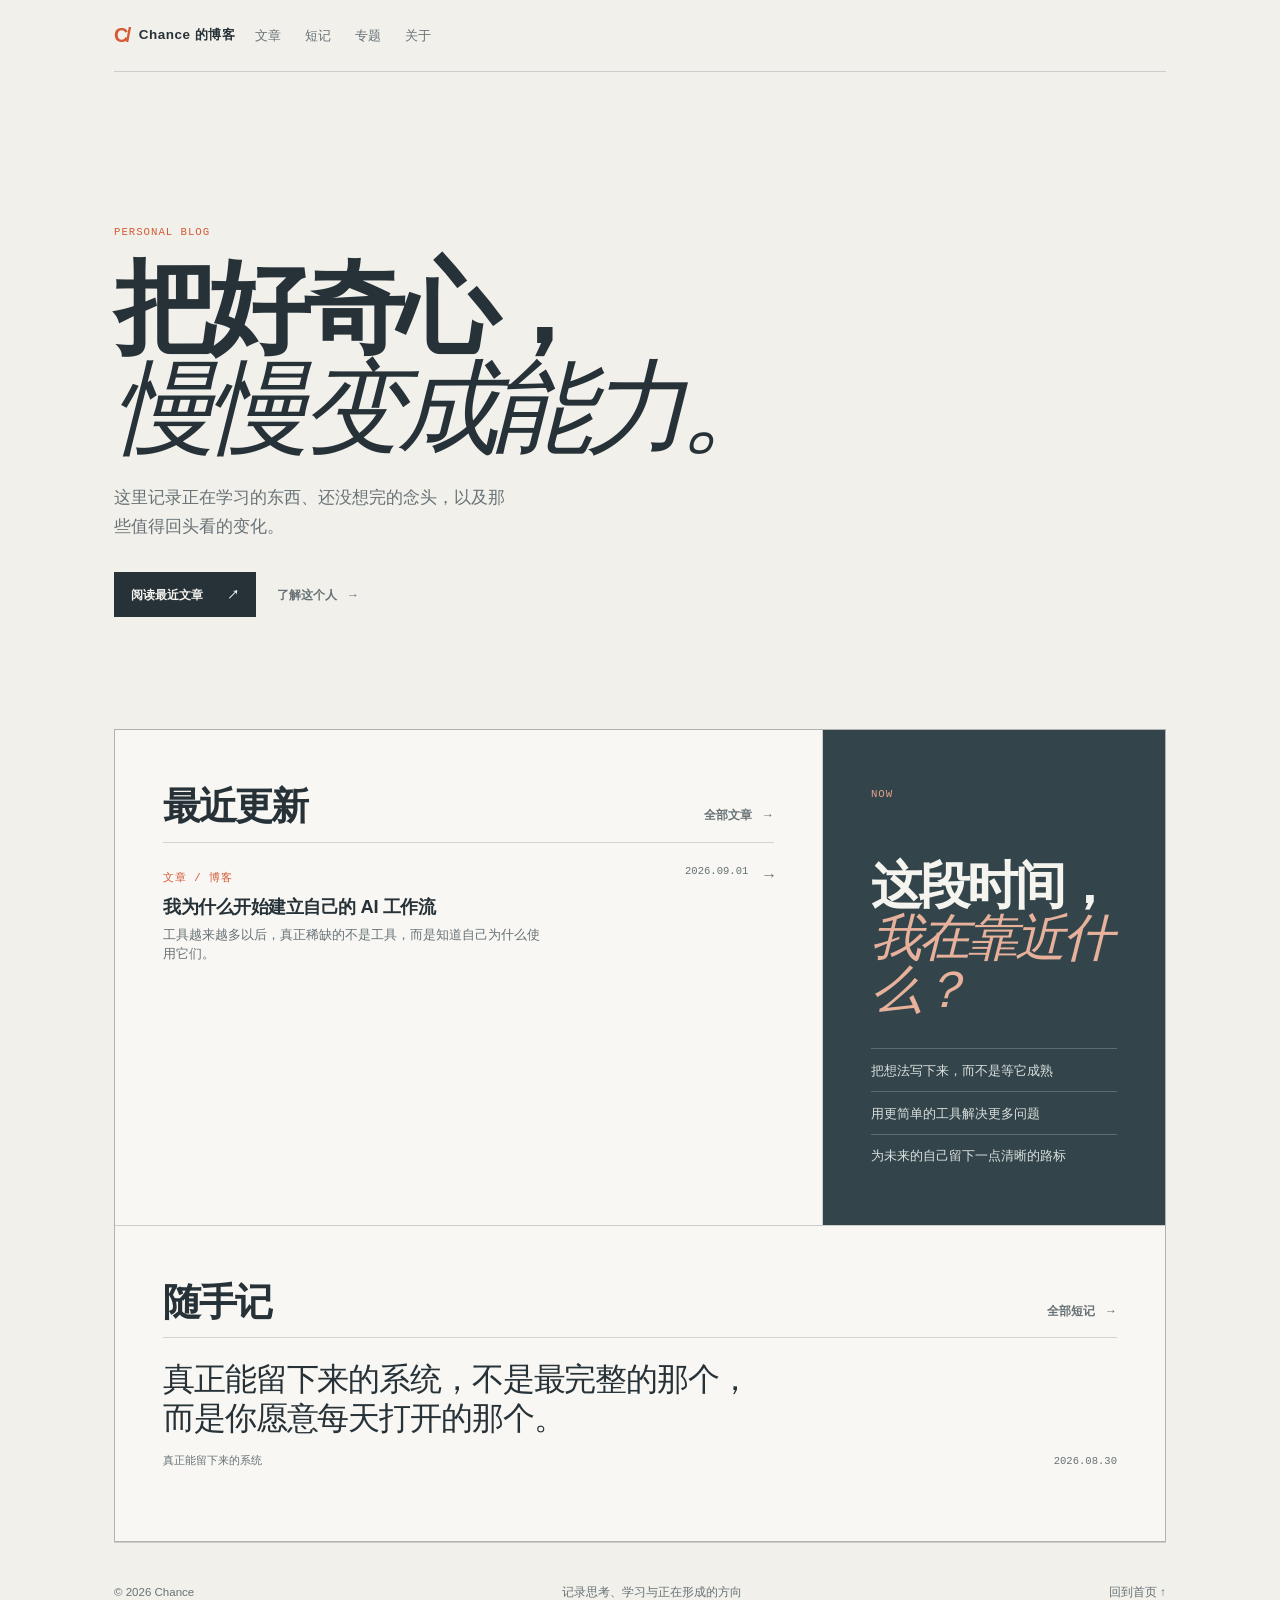
<file: index.html>
<!doctype html><html lang="zh-CN"><head><meta charset="UTF-8"><meta name="viewport" content="width=device-width, initial-scale=1"><meta name="description" content="Chance 的个人博客，记录思考、学习与正在形成的方向。"><title>Chance · Blog</title><link rel="stylesheet" href="./style.css"></head><body data-page="home"><div class="site-shell"><header class="site-header"><a class="wordmark" href="./index.html" aria-label="Chance 首页"><span class="wordmark-mark">C/</span><span>Chance 的博客</span></a><nav class="primary-nav" aria-label="主导航"><a href="./articles.html">文章</a><a href="./notes.html">短记</a><a href="./topics.html">专题</a><a href="./about.html">关于</a></nav><button class="menu-toggle" type="button" aria-expanded="false" aria-controls="mobile-menu">菜单</button></header><div class="mobile-menu" id="mobile-menu" hidden><a href="./articles.html">文章</a><a href="./notes.html">短记</a><a href="./topics.html">专题</a><a href="./about.html">关于</a></div><main id="main"><section class="home-intro" aria-labelledby="home-title"><p class="eyebrow">PERSONAL BLOG</p><h1 id="home-title">把好奇心，<br><em>慢慢变成能力。</em></h1><p class="intro-copy">这里记录正在学习的东西、还没想完的念头，以及那些值得回头看的变化。</p><div class="intro-actions"><a class="button button-primary" href="./articles.html">阅读最近文章 <span>↗</span></a><a class="text-link" href="./about.html">了解这个人 <span>→</span></a></div></section><section class="home-grid" aria-label="博客概览"><div class="home-block home-block-wide"><div class="section-heading"><div><h2>最近更新</h2></div><a class="text-link" href="./articles.html">全部文章 <span>→</span></a></div><div id="latest-articles" class="article-list"></div></div><aside class="home-block now-card"><p class="section-kicker">NOW</p><h2>这段时间，<br><em>我在靠近什么？</em></h2><ul class="now-list"><li>把想法写下来，而不是等它成熟</li><li>用更简单的工具解决更多问题</li><li>为未来的自己留下一点清晰的路标</li></ul></aside><div class="home-block home-block-wide note-preview"><div class="section-heading"><div><h2>随手记</h2></div><a class="text-link" href="./notes.html">全部短记 <span>→</span></a></div><div id="latest-note"></div></div></section></main><footer class="site-footer"><span>© 2026 Chance</span><span>记录思考、学习与正在形成的方向</span><a href="./index.html">回到首页 ↑</a></footer></div><script src="./content.js"></script><script src="./app.js"></script></body></html>
</file>
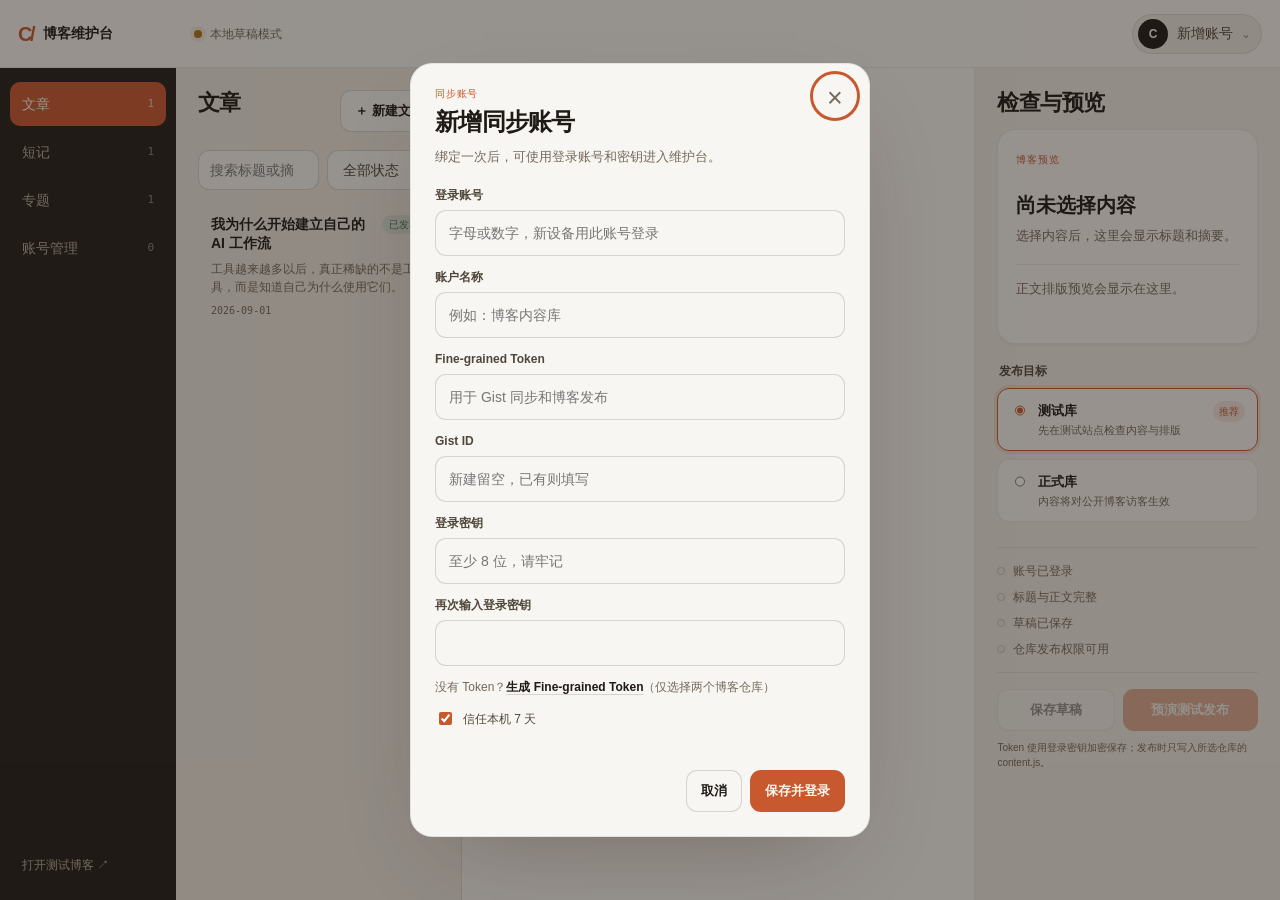
<file: admin/index.html>
<!doctype html>
<html lang="zh-CN">
<head><meta charset="UTF-8"><meta name="viewport" content="width=device-width, initial-scale=1"><meta name="description" content="Chance 博客内容维护台"><meta name="referrer" content="no-referrer"><meta http-equiv="Content-Security-Policy" content="default-src 'self'; connect-src 'self' https://api.github.com; img-src 'self' data: https:; style-src 'self'; script-src 'self'; base-uri 'none'; form-action 'self'; frame-ancestors 'none'"><title>Chance · 博客维护台</title><link rel="stylesheet" href="./admin.css"></head>
<body><a class="skip-link" href="#workspace">跳到编辑区</a><div class="app-shell">
<header class="topbar"><div class="brand"><span class="brand-mark">C/</span><span>博客维护台</span></div><div class="environment"><span class="status-dot"></span><span id="connectionLabel">本地草稿模式</span></div><button class="account-trigger" id="accountTrigger" type="button"><span class="account-avatar">C</span><span id="accountTriggerLabel">选择账号</span><span aria-hidden="true">⌄</span></button></header>
<aside class="sidebar" aria-label="维护台导航"><button class="nav-item is-active" type="button" data-view="articles"><span>文章</span><strong id="articleCount">0</strong></button><button class="nav-item" type="button" data-view="notes"><span>短记</span><strong id="noteCount">0</strong></button><button class="nav-item" type="button" data-view="topics"><span>专题</span><strong id="topicCount">0</strong></button><button class="nav-item" type="button" data-view="accounts"><span>账号管理</span><strong id="accountCount">0</strong></button><div class="sidebar-spacer"></div><a class="sidebar-link" href="../index.html" target="_blank" rel="noreferrer">打开测试博客 ↗</a></aside>
<main class="workspace" id="workspace"><section class="content-panel" aria-labelledby="contentTitle"><div class="panel-header"><div><h1 id="contentTitle">文章</h1></div><button class="button button-secondary" id="newContentButton" type="button">＋ 新建文章</button></div><div class="filter-row"><label class="search-field"><span class="sr-only">搜索内容</span><input id="searchInput" type="search" placeholder="搜索标题或摘要"></label><select id="statusFilter" aria-label="按状态筛选"><option value="all">全部状态</option><option value="draft">草稿</option><option value="published">已发布</option></select></div><div class="content-list" id="contentList"></div></section>
<section class="editor-panel" aria-labelledby="editorTitle"><div class="editor-empty" id="editorEmpty"><div class="empty-symbol">✎</div><h2>选择一项内容开始编辑</h2><p>你也可以新建文章、短记或专题。</p></div><form id="editorForm" hidden><div class="editor-header"><div><h2 id="editorTitle">未命名内容</h2></div><span class="save-state" id="saveState">尚未修改</span></div><label class="field"><span>标题</span><input id="titleInput" name="title" autocomplete="off" required></label><label class="field"><span>摘要</span><textarea id="summaryInput" name="summary" rows="3"></textarea></label><label class="field"><span>正文</span><div class="markdown-tools" aria-label="正文编辑工具"><button class="button button-secondary markdown-insert" type="button" data-markdown="heading">标题</button><button class="button button-secondary markdown-insert" type="button" data-markdown="link">链接</button><button class="button button-secondary markdown-insert" type="button" data-markdown="image">插入图片链接</button><button class="button button-secondary" id="uploadImageButton" type="button">上传图片</button></div><textarea id="bodyInput" name="body" rows="14" placeholder="可直接粘贴 Markdown；右侧会实时显示排版效果"></textarea><small class="markdown-help">支持标题、列表、加粗、代码块、表格、链接和图片。上传图片会写入当前选择的测试库或正式库；发布到另一个目标前，需要在该目标中也上传一次。</small><input id="markdownImageInput" type="file" accept="image/png,image/jpeg,image/webp,image/gif" hidden></label><div class="field-grid"><label class="field"><span>发布日期</span><input id="dateInput" name="date" type="date"></label><label class="field"><span>内容状态</span><select id="contentStatusInput" name="status"><option value="draft">草稿</option><option value="published">已发布</option></select></label></div></form><section class="account-detail" id="accountDetail" aria-labelledby="accountDetailTitle" hidden><div class="account-detail-head"><div class="account-detail-avatar" id="accountDetailAvatar">C</div><div><p class="modal-kicker">个人账号</p><h2 id="accountDetailTitle">账号详情</h2><p id="accountDetailState">未登录</p></div></div><dl class="account-info"><div><dt>登录账号</dt><dd id="detailLoginName">—</dd></div><div><dt>账户名称</dt><dd id="detailProfileName">—</dd></div><div class="account-info-wide"><dt>Gist ID</dt><dd><code id="detailGistId">—</code></dd></div><div><dt>Fine-grained Token</dt><dd>已加密保存，不显示明文</dd></div><div><dt>绑定时间</dt><dd id="detailCreatedAt">—</dd></div><div><dt>本机信任</dt><dd id="detailTrustedUntil">未开启</dd></div></dl><div class="account-detail-actions"><button class="button button-secondary" id="updateCredentialButton" type="button">更新发布凭据</button><button class="button button-secondary" id="copyGistIdButton" type="button">复制 Gist ID</button><a class="button button-secondary" id="openGistLink" href="https://gist.github.com/" target="_blank" rel="noreferrer">打开 Gist ↗</a><button class="button button-primary" id="accountLoginButton" type="button">登录此账号</button><button class="button button-primary" id="syncAccountButton" type="button" hidden>立即同步</button><button class="button button-quiet" id="logoutAccountButton" type="button" hidden>退出登录</button></div><p class="account-security-note">Gist ID 可以查看和复制；GitHub Token 与登录密钥不会在此页面显示。</p></section></section>
<aside class="publish-panel" aria-labelledby="publishTitle"><div class="panel-header compact"><div><h2 id="publishTitle">检查与预览</h2></div></div><div class="preview-card"><span class="preview-label">博客预览</span><h3 id="previewTitle">尚未选择内容</h3><p id="previewSummary">选择内容后，这里会显示标题和摘要。</p><div class="preview-markdown markdown-content" id="previewBody"><p>正文排版预览会显示在这里。</p></div><time id="previewDate"></time></div><fieldset class="target-fieldset"><legend>发布目标</legend><label class="target-option is-selected"><input type="radio" name="publishTarget" value="test" checked><span><strong>测试库</strong><small>先在测试站点检查内容与排版</small></span><em>推荐</em></label><label class="target-option target-production"><input type="radio" name="publishTarget" value="production"><span><strong>正式库</strong><small>内容将对公开博客访客生效</small></span></label></fieldset><div class="checklist" id="publishChecklist"><div><span class="check-dot"></span>账号已登录</div><div><span class="check-dot"></span>标题与正文完整</div><div><span class="check-dot"></span>草稿已保存</div><div><span class="check-dot"></span>仓库发布权限可用</div></div><div class="publish-actions"><button class="button button-secondary" id="saveDraftButton" type="button" disabled>保存草稿</button><button class="button button-primary" id="publishButton" type="button" disabled>发布到测试库</button></div><p class="security-note">Token 使用登录密钥加密保存；发布时只写入所选仓库的 content.js。</p></aside></main></div>
<div class="modal-backdrop" id="accountModal" hidden><section class="modal" role="dialog" aria-modal="true" aria-labelledby="accountModalTitle"><button class="modal-close" id="closeAccountModal" type="button" aria-label="关闭">×</button><p class="modal-kicker">同步账号</p><h2 id="accountModalTitle">新增同步账号</h2><p class="modal-intro">绑定一次后，可使用登录账号和密钥进入维护台。</p><form id="accountForm"><label class="field"><span>登录账号</span><input id="loginNameInput" autocomplete="username" placeholder="字母或数字，新设备用此账号登录" required></label><label class="field"><span>账户名称</span><input id="profileNameInput" placeholder="例如：博客内容库" required></label><label class="field"><span>Fine-grained Token</span><input id="gistTokenInput" type="password" autocomplete="off" placeholder="用于 Gist 同步和博客发布" required></label><label class="field"><span>Gist ID</span><input id="gistIdInput" autocomplete="off" placeholder="新建留空，已有则填写"></label><label class="field"><span>登录密钥</span><input id="passcodeInput" type="password" autocomplete="new-password" minlength="8" placeholder="至少 8 位，请牢记" required></label><label class="field"><span>再次输入登录密钥</span><input id="passcodeConfirmInput" type="password" autocomplete="new-password" minlength="8" required></label><p class="token-help">没有 Token？<a href="https://github.com/settings/personal-access-tokens/new?name=myBlog%20Admin&amp;description=Gist%20sync%20and%20publish%20myBlog&amp;contents=write&amp;gists=write" target="_blank" rel="noreferrer">生成 Fine-grained Token</a><span>（仅选择两个博客仓库）</span></p><label class="trust-row"><input id="trustDeviceInput" type="checkbox" checked><span>信任本机 7 天</span></label><div class="form-error" id="accountFormError" role="alert"></div><div class="modal-actions"><button class="button button-secondary" id="cancelAccountButton" type="button">取消</button><button class="button button-primary" type="submit">保存并登录</button></div></form></section></div>
<div class="modal-backdrop" id="loginModal" hidden><section class="modal modal-small" role="dialog" aria-modal="true" aria-labelledby="loginModalTitle"><button class="modal-close" id="closeLoginModal" type="button" aria-label="关闭">×</button><h2 id="loginModalTitle">登录维护台</h2><p class="modal-intro">选择已绑定账号并输入登录密钥。</p><form id="loginForm"><label class="field"><span>登录账号</span><select id="loginProfileSelect"></select></label><label class="field"><span>登录密钥</span><input id="loginPasscodeInput" type="password" autocomplete="current-password" required></label><label class="trust-row"><input id="loginTrustDeviceInput" type="checkbox" checked><span>信任本机 7 天</span></label><div class="form-error" id="loginFormError" role="alert"></div><div class="modal-actions"><button class="button button-secondary" id="addAccountFromLogin" type="button">新增账号</button><button class="button button-primary" type="submit">登录</button></div></form></section></div><div class="modal-backdrop" id="credentialModal" hidden><section class="modal modal-small" role="dialog" aria-modal="true" aria-labelledby="credentialModalTitle"><button class="modal-close" id="closeCredentialModal" type="button" aria-label="关闭">×</button><p class="modal-kicker">仓库权限</p><h2 id="credentialModalTitle">更新发布凭据</h2><p class="modal-intro">使用只授权 myBlog-test 与 myBlog-prod 的 Fine-grained Token。保存前会验证两个仓库的写入权限。</p><form id="credentialForm"><label class="field"><span>Fine-grained Token</span><input id="publishTokenInput" type="password" autocomplete="off" placeholder="github_pat_ 开头" required></label><p class="token-help"><a href="https://github.com/settings/personal-access-tokens/new?name=myBlog%20Admin&amp;description=Gist%20sync%20and%20publish%20myBlog&amp;contents=write&amp;gists=write" target="_blank" rel="noreferrer">创建限定权限的 Token ↗</a><span> 创建时仅选择两个博客仓库。</span></p><div class="form-error" id="credentialFormError" role="alert"></div><div class="modal-actions"><button class="button button-secondary" id="cancelCredentialButton" type="button">取消</button><button class="button button-primary" type="submit">验证并保存</button></div></form></section></div><div class="modal-backdrop" id="publishModal" hidden><section class="modal modal-small" role="dialog" aria-modal="true" aria-labelledby="publishModalTitle"><button class="modal-close" id="closePublishModal" type="button" aria-label="关闭">×</button><h2 id="publishModalTitle">确认发布</h2><p id="publishConfirmCopy" class="modal-intro"></p><div class="publish-summary"><span>目标仓库</span><strong id="confirmRepository"></strong><span>内容</span><strong id="confirmContentTitle"></strong></div><label class="field" id="productionConfirmField" hidden><span>输入“正式发布”确认</span><input id="productionConfirmInput" autocomplete="off"></label><div class="form-error" id="publishFormError" role="alert"></div><div class="modal-actions"><button class="button button-secondary" id="cancelPublishButton" type="button">返回检查</button><button class="button button-danger" id="confirmPublishButton" type="button">确认发布</button></div></section></div><div class="toast" id="toast" role="status" aria-live="polite"></div><script src="./admin.js"></script></body></html>
</file>
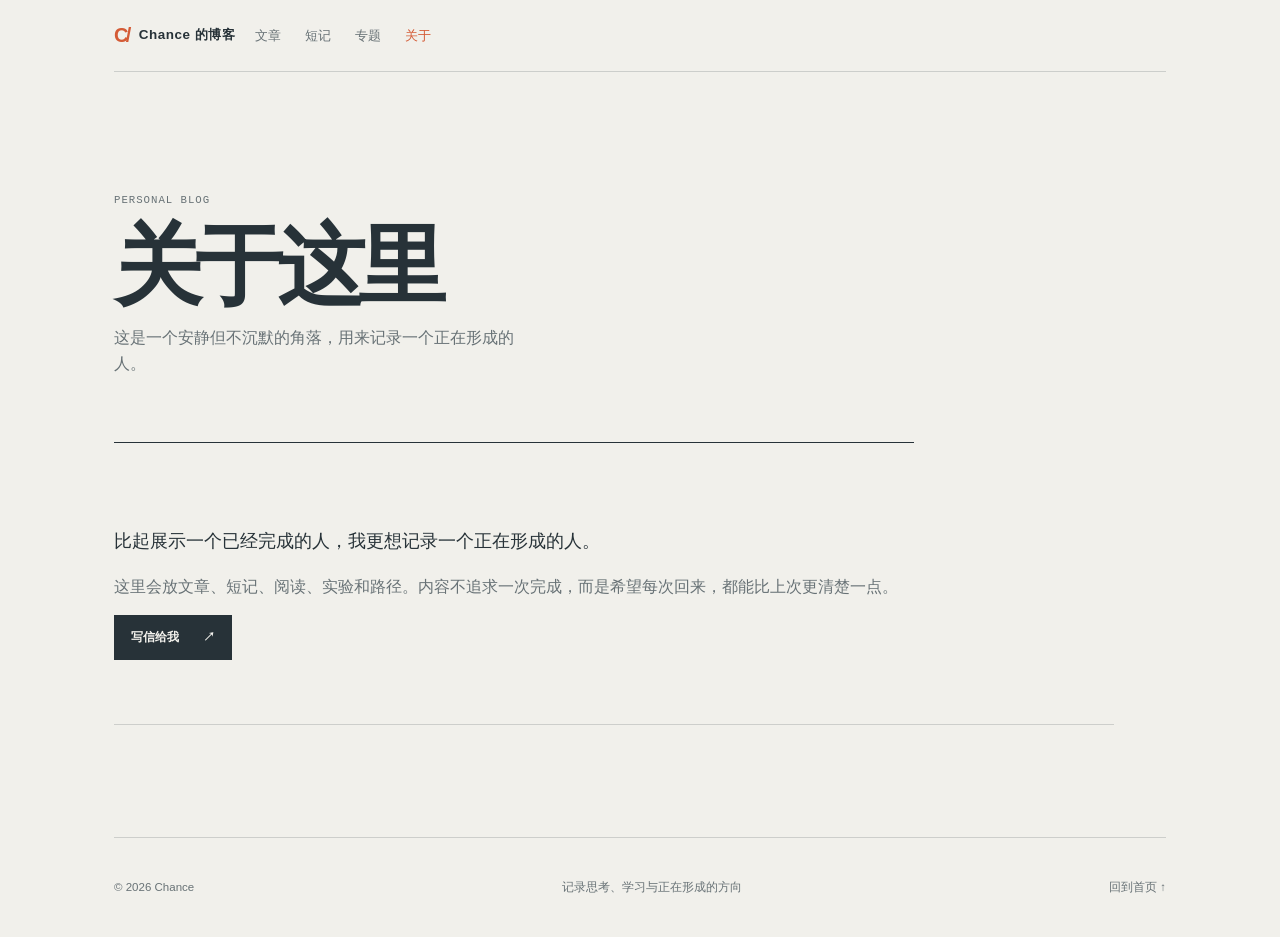
<file: about.html>
<!doctype html><html lang="zh-CN"><head><meta charset="UTF-8"><meta name="viewport" content="width=device-width, initial-scale=1"><meta name="description" content="Chance 的博客内容。"><title>Chance · 关于</title><link rel="stylesheet" href="./style.css"></head><body data-page="about"><div class="site-shell"><header class="site-header"><a class="wordmark" href="./index.html" aria-label="Chance 首页"><span class="wordmark-mark">C/</span><span>Chance 的博客</span></a><nav class="primary-nav" aria-label="主导航"><a href="./articles.html">文章</a><a href="./notes.html">短记</a><a href="./topics.html">专题</a><a href="./about.html">关于</a></nav><button class="menu-toggle" type="button" aria-expanded="false" aria-controls="mobile-menu">菜单</button></header><div class="mobile-menu" id="mobile-menu" hidden><a href="./articles.html">文章</a><a href="./notes.html">短记</a><a href="./topics.html">专题</a><a href="./about.html">关于</a></div><main id="main"><section class="page-intro"><p class="eyebrow">PERSONAL BLOG</p><h1>关于这里</h1><p>这是一个安静但不沉默的角落，用来记录一个正在形成的人。</p></section><div class="content-stack"><article class="article-detail"><p class="article-summary">比起展示一个已经完成的人，我更想记录一个正在形成的人。</p><p>这里会放文章、短记、阅读、实验和路径。内容不追求一次完成，而是希望每次回来，都能比上次更清楚一点。</p><p><a class="button button-primary" href="mailto:hello@example.com">写信给我 <span>↗</span></a></p></article></div></main><footer class="site-footer"><span>© 2026 Chance</span><span>记录思考、学习与正在形成的方向</span><a href="./index.html">回到首页 ↑</a></footer></div><script src="./content.js"></script><script src="./app.js"></script></body></html>
</file>
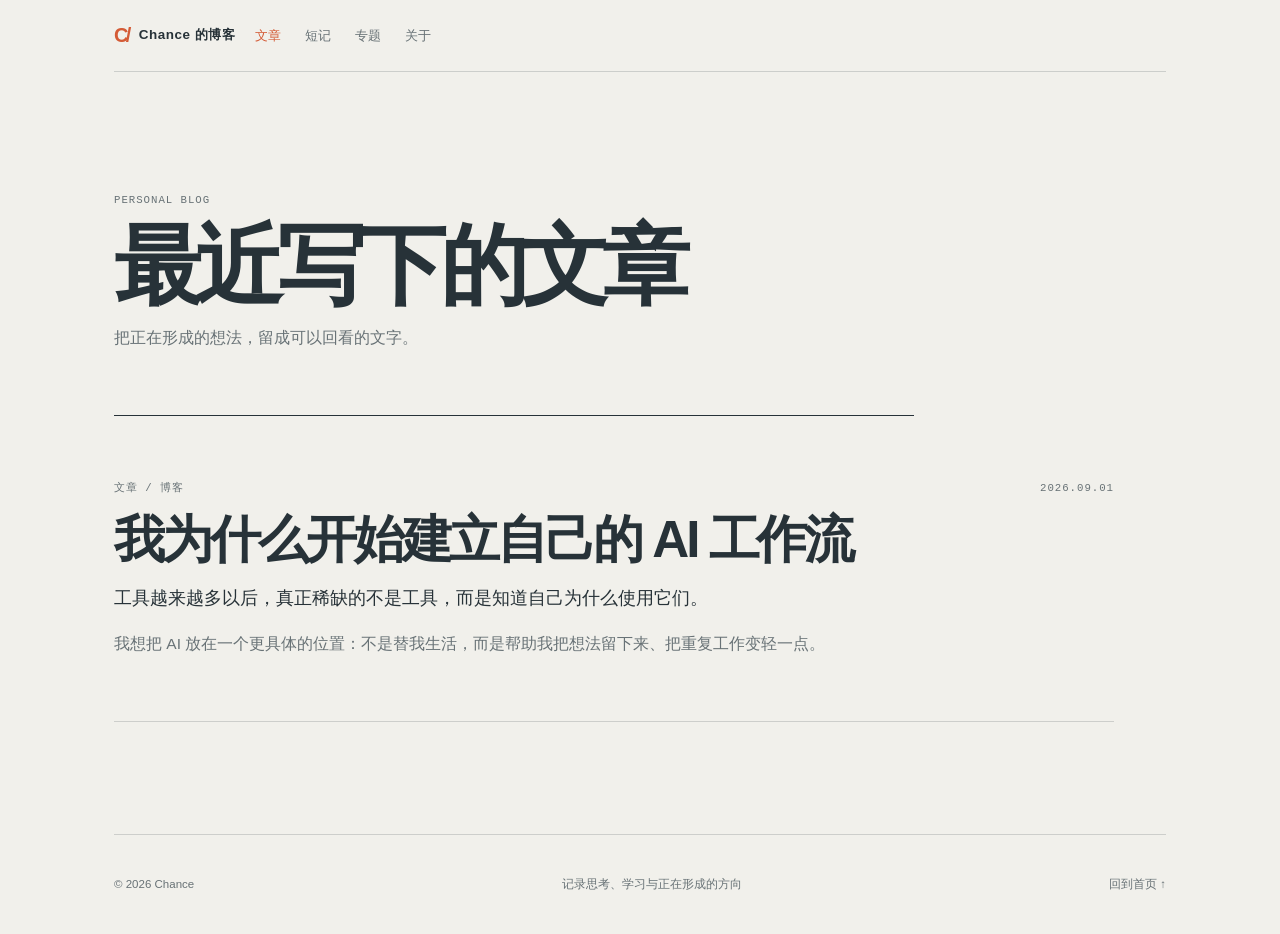
<file: articles.html>
<!doctype html><html lang="zh-CN"><head><meta charset="UTF-8"><meta name="viewport" content="width=device-width, initial-scale=1"><meta name="description" content="Chance 的博客内容。"><title>Chance · 文章</title><link rel="stylesheet" href="./style.css"></head><body data-page="articles"><div class="site-shell"><header class="site-header"><a class="wordmark" href="./index.html" aria-label="Chance 首页"><span class="wordmark-mark">C/</span><span>Chance 的博客</span></a><nav class="primary-nav" aria-label="主导航"><a href="./articles.html">文章</a><a href="./notes.html">短记</a><a href="./topics.html">专题</a><a href="./about.html">关于</a></nav><button class="menu-toggle" type="button" aria-expanded="false" aria-controls="mobile-menu">菜单</button></header><div class="mobile-menu" id="mobile-menu" hidden><a href="./articles.html">文章</a><a href="./notes.html">短记</a><a href="./topics.html">专题</a><a href="./about.html">关于</a></div><main id="main"><section class="page-intro"><p class="eyebrow">PERSONAL BLOG</p><h1>最近写下的文章</h1><p>把正在形成的想法，留成可以回看的文字。</p></section><div id="all-articles" class="content-stack"></div></main><footer class="site-footer"><span>© 2026 Chance</span><span>记录思考、学习与正在形成的方向</span><a href="./index.html">回到首页 ↑</a></footer></div><script src="./content.js"></script><script src="./app.js"></script></body></html>
</file>
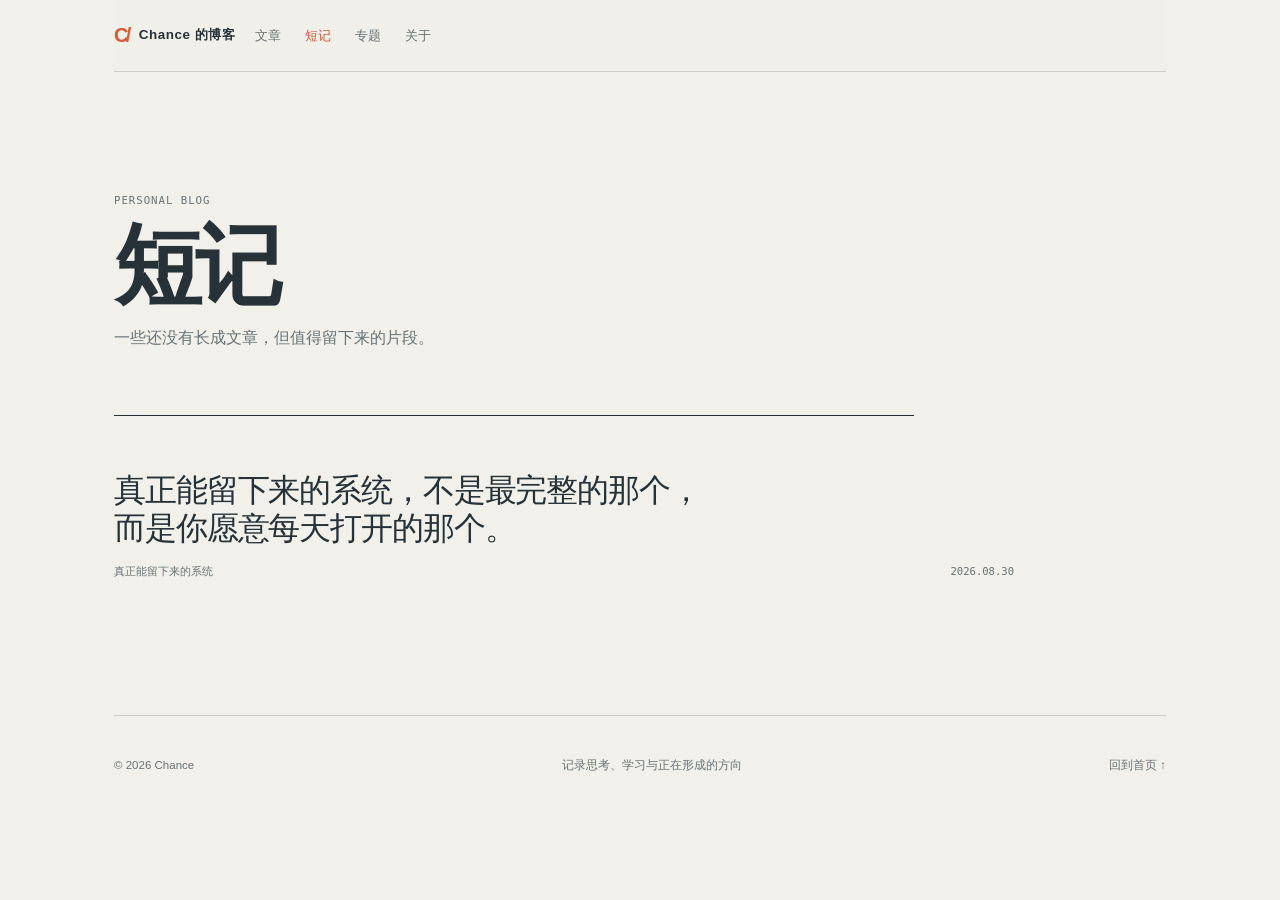
<file: notes.html>
<!doctype html><html lang="zh-CN"><head><meta charset="UTF-8"><meta name="viewport" content="width=device-width, initial-scale=1"><meta name="description" content="Chance 的博客内容。"><title>Chance · 短记</title><link rel="stylesheet" href="./style.css"></head><body data-page="notes"><div class="site-shell"><header class="site-header"><a class="wordmark" href="./index.html" aria-label="Chance 首页"><span class="wordmark-mark">C/</span><span>Chance 的博客</span></a><nav class="primary-nav" aria-label="主导航"><a href="./articles.html">文章</a><a href="./notes.html">短记</a><a href="./topics.html">专题</a><a href="./about.html">关于</a></nav><button class="menu-toggle" type="button" aria-expanded="false" aria-controls="mobile-menu">菜单</button></header><div class="mobile-menu" id="mobile-menu" hidden><a href="./articles.html">文章</a><a href="./notes.html">短记</a><a href="./topics.html">专题</a><a href="./about.html">关于</a></div><main id="main"><section class="page-intro"><p class="eyebrow">PERSONAL BLOG</p><h1>短记</h1><p>一些还没有长成文章，但值得留下来的片段。</p></section><div id="all-notes" class="content-stack"></div></main><footer class="site-footer"><span>© 2026 Chance</span><span>记录思考、学习与正在形成的方向</span><a href="./index.html">回到首页 ↑</a></footer></div><script src="./content.js"></script><script src="./app.js"></script></body></html>
</file>
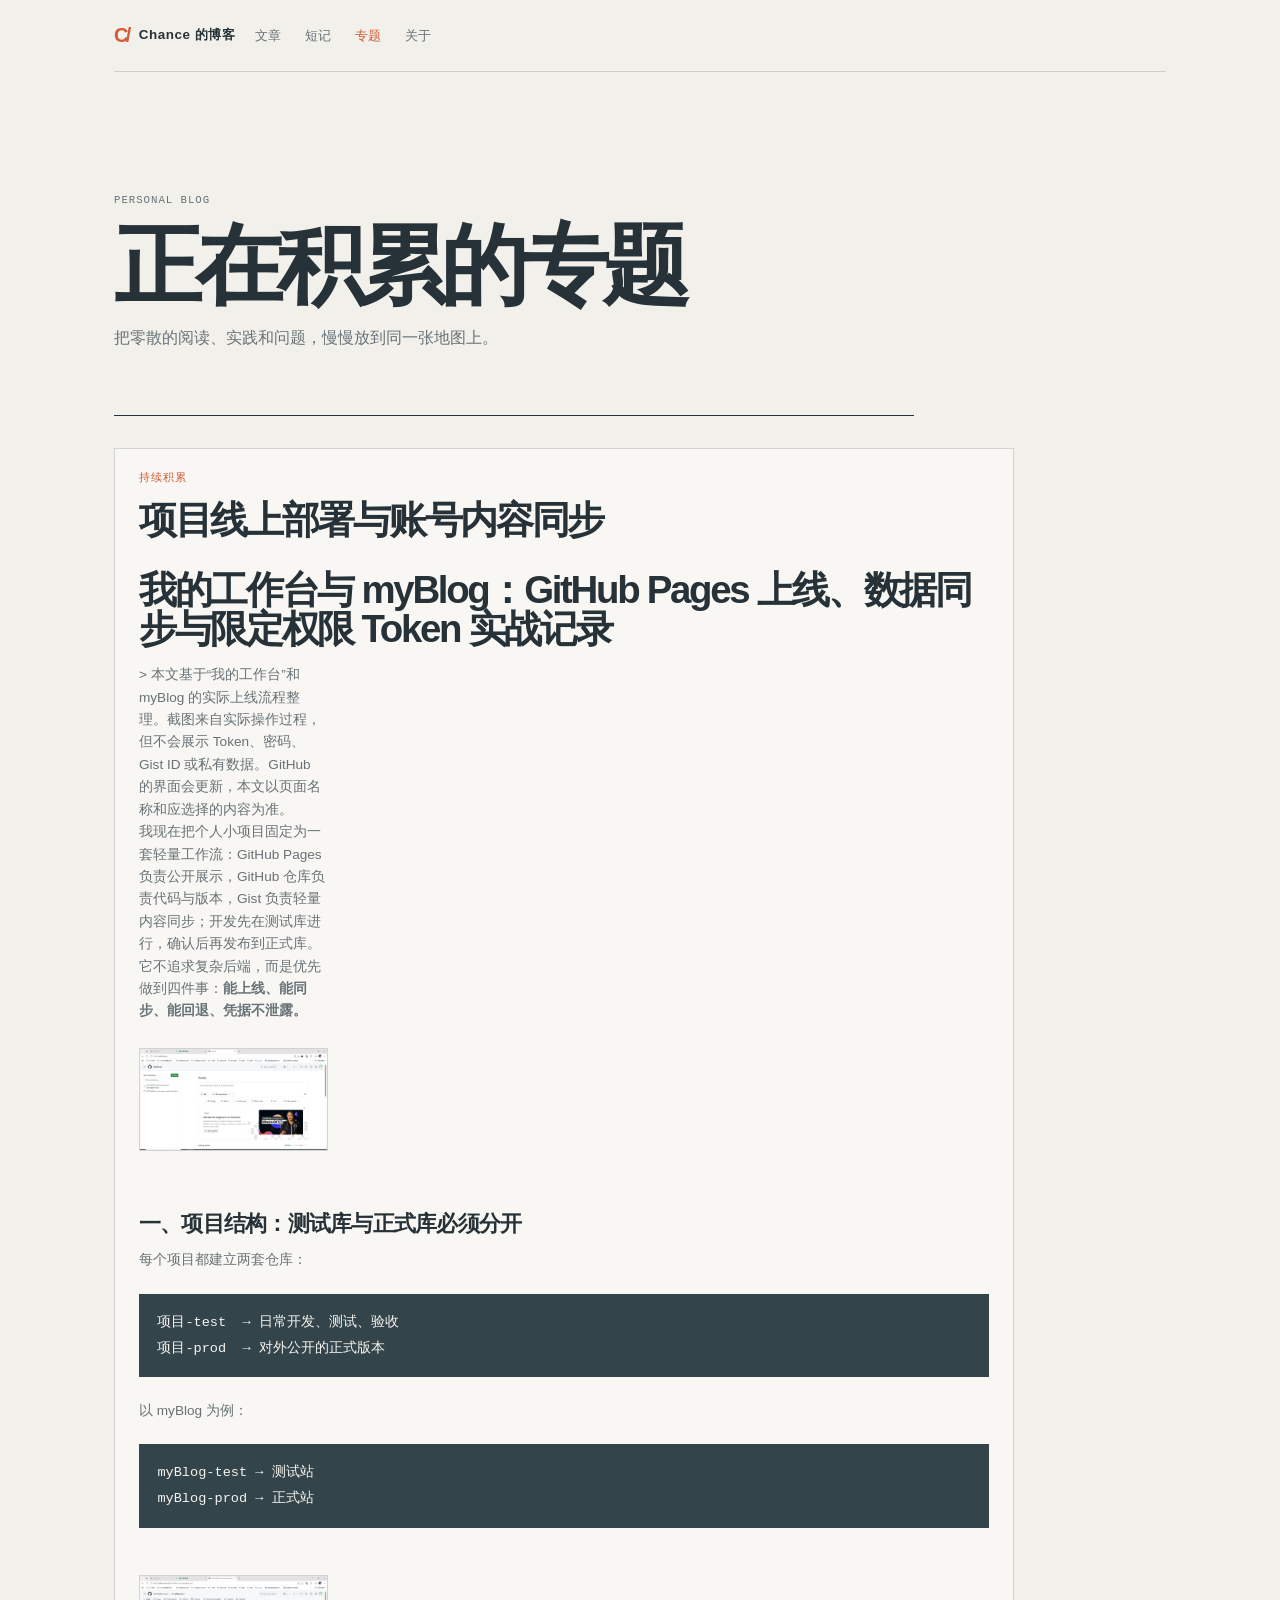
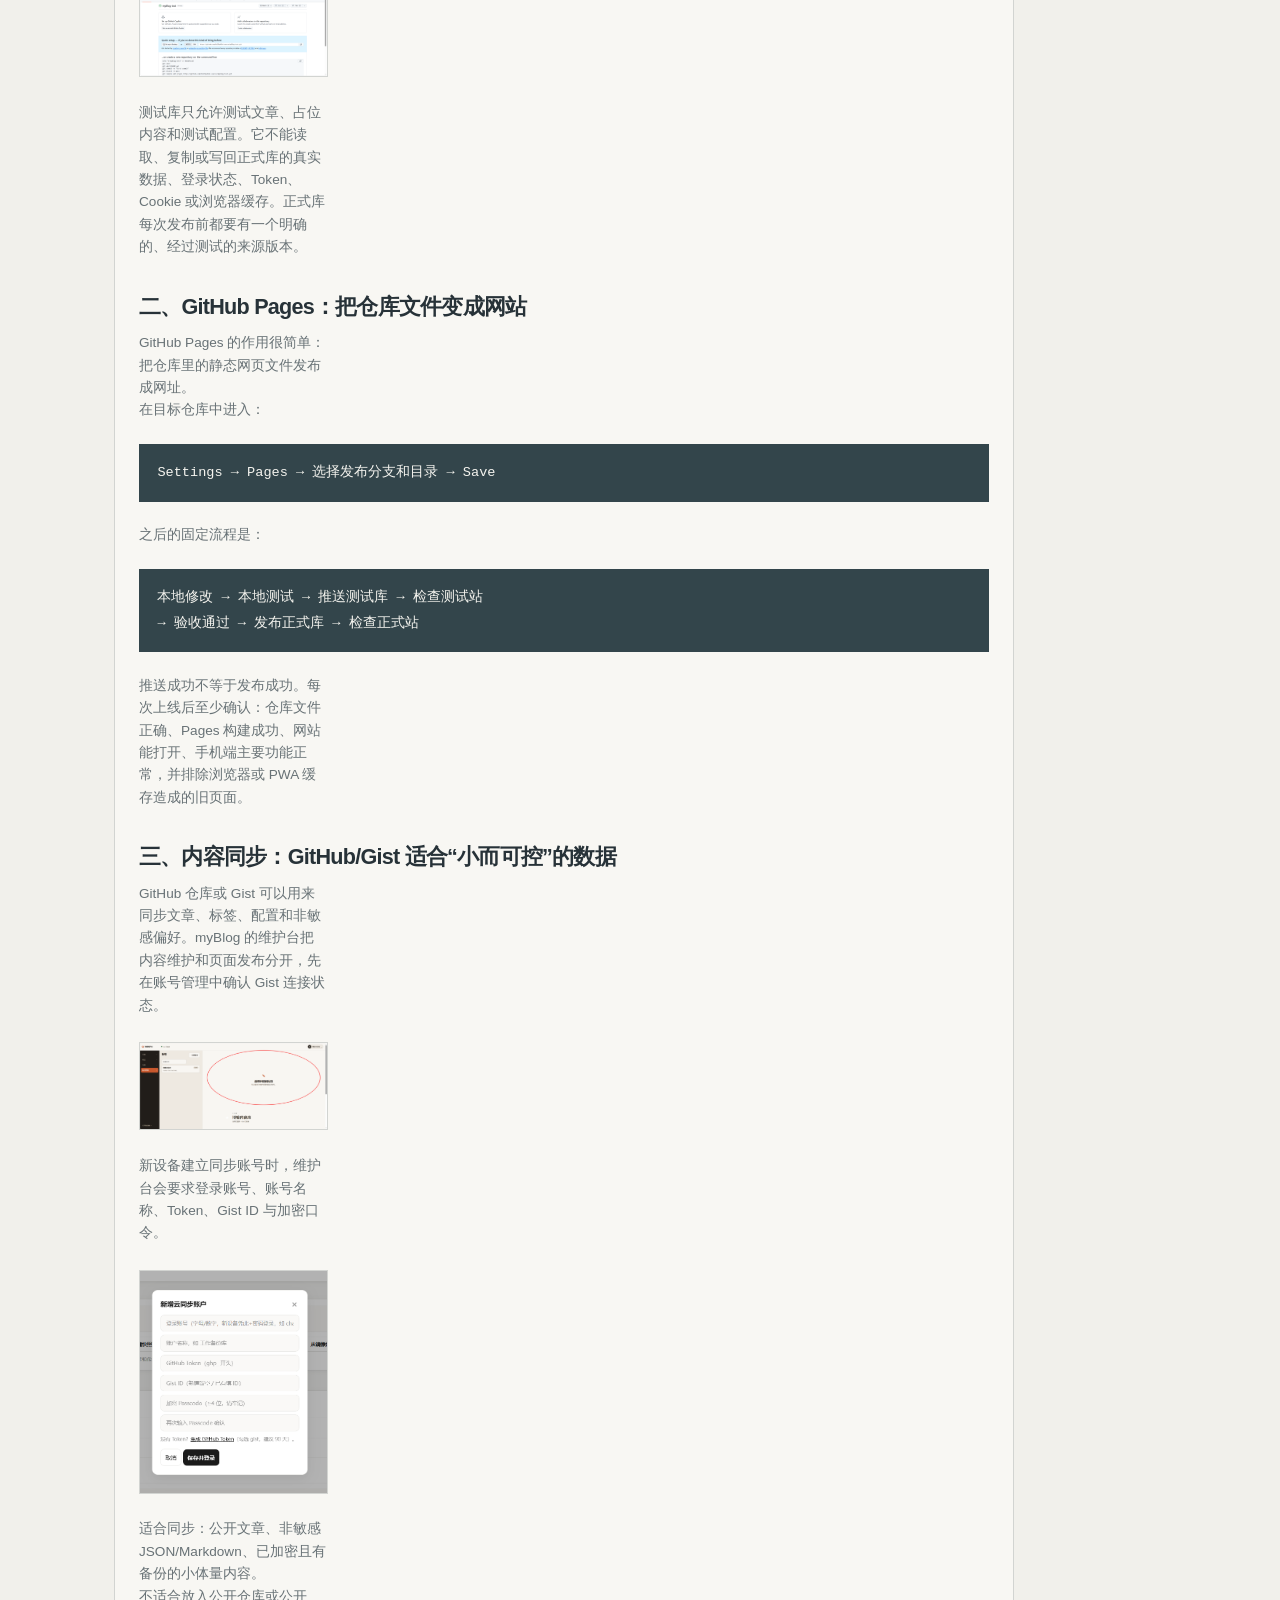
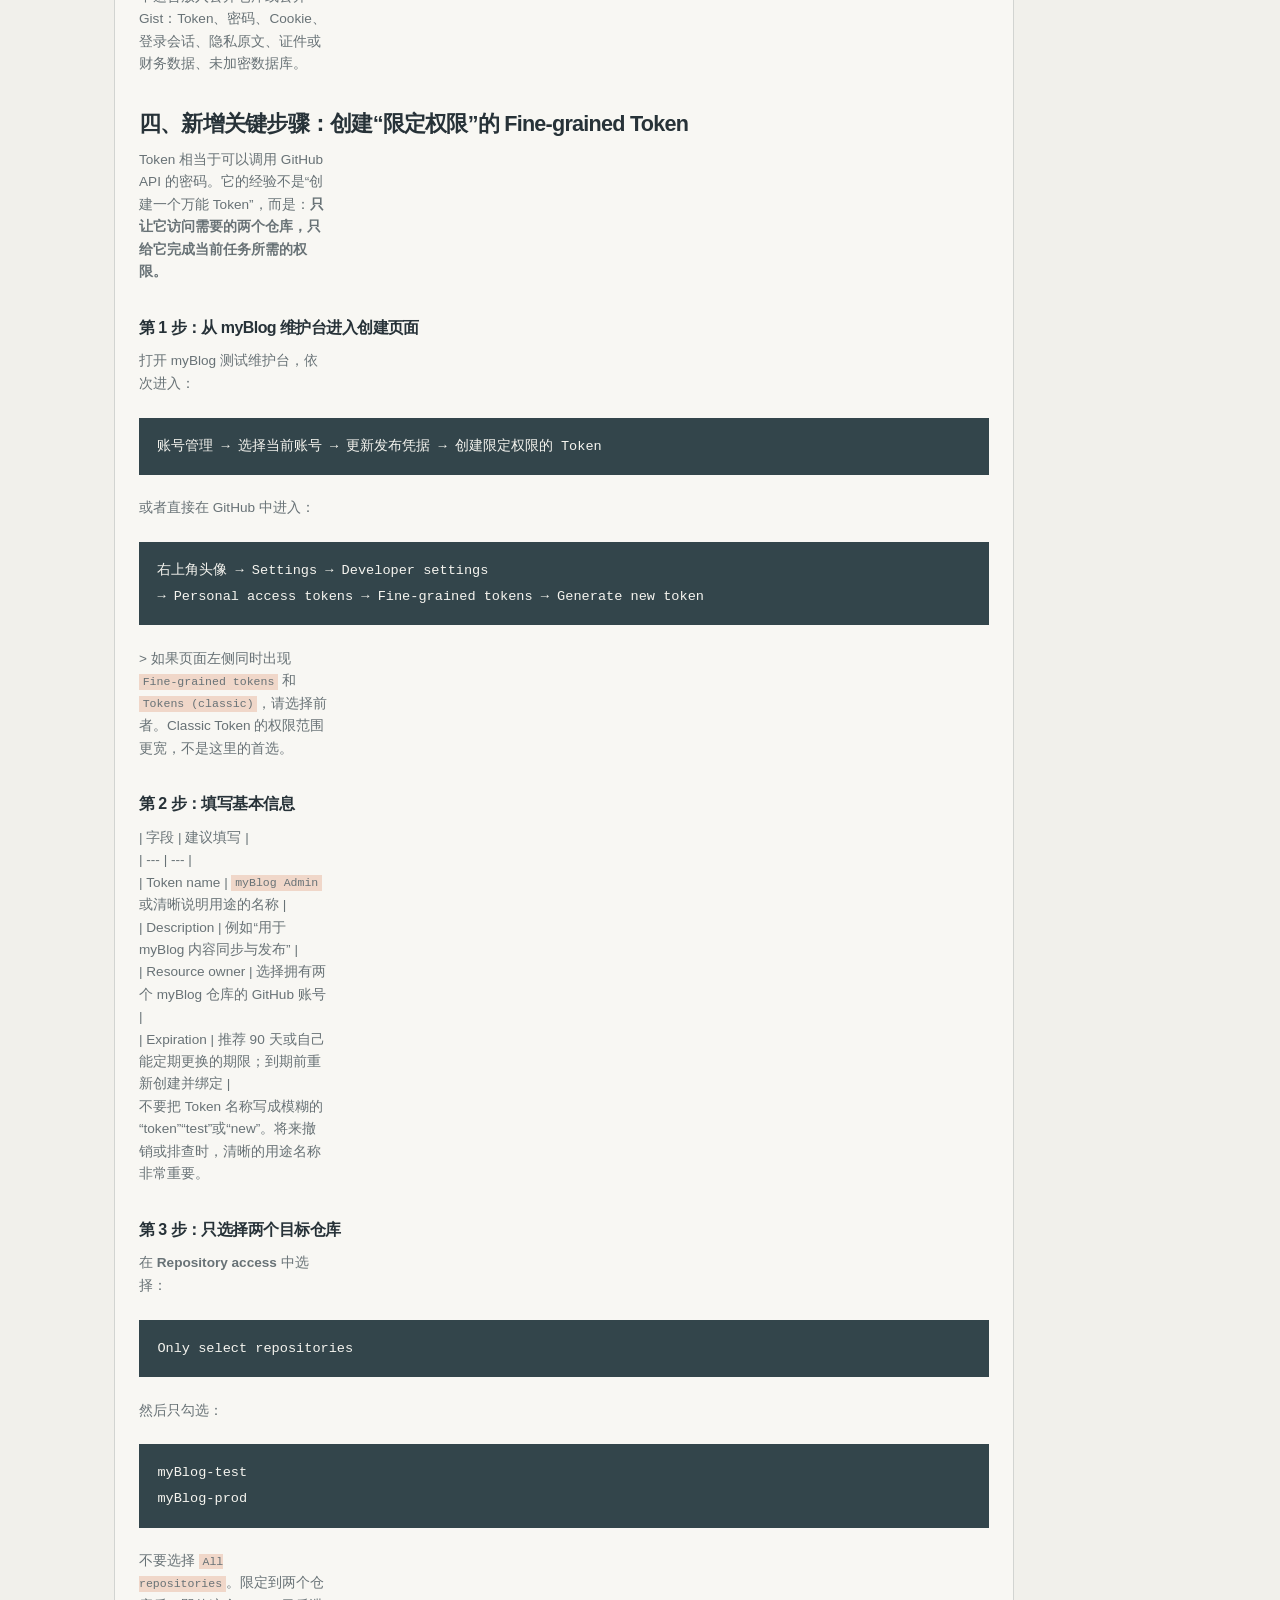
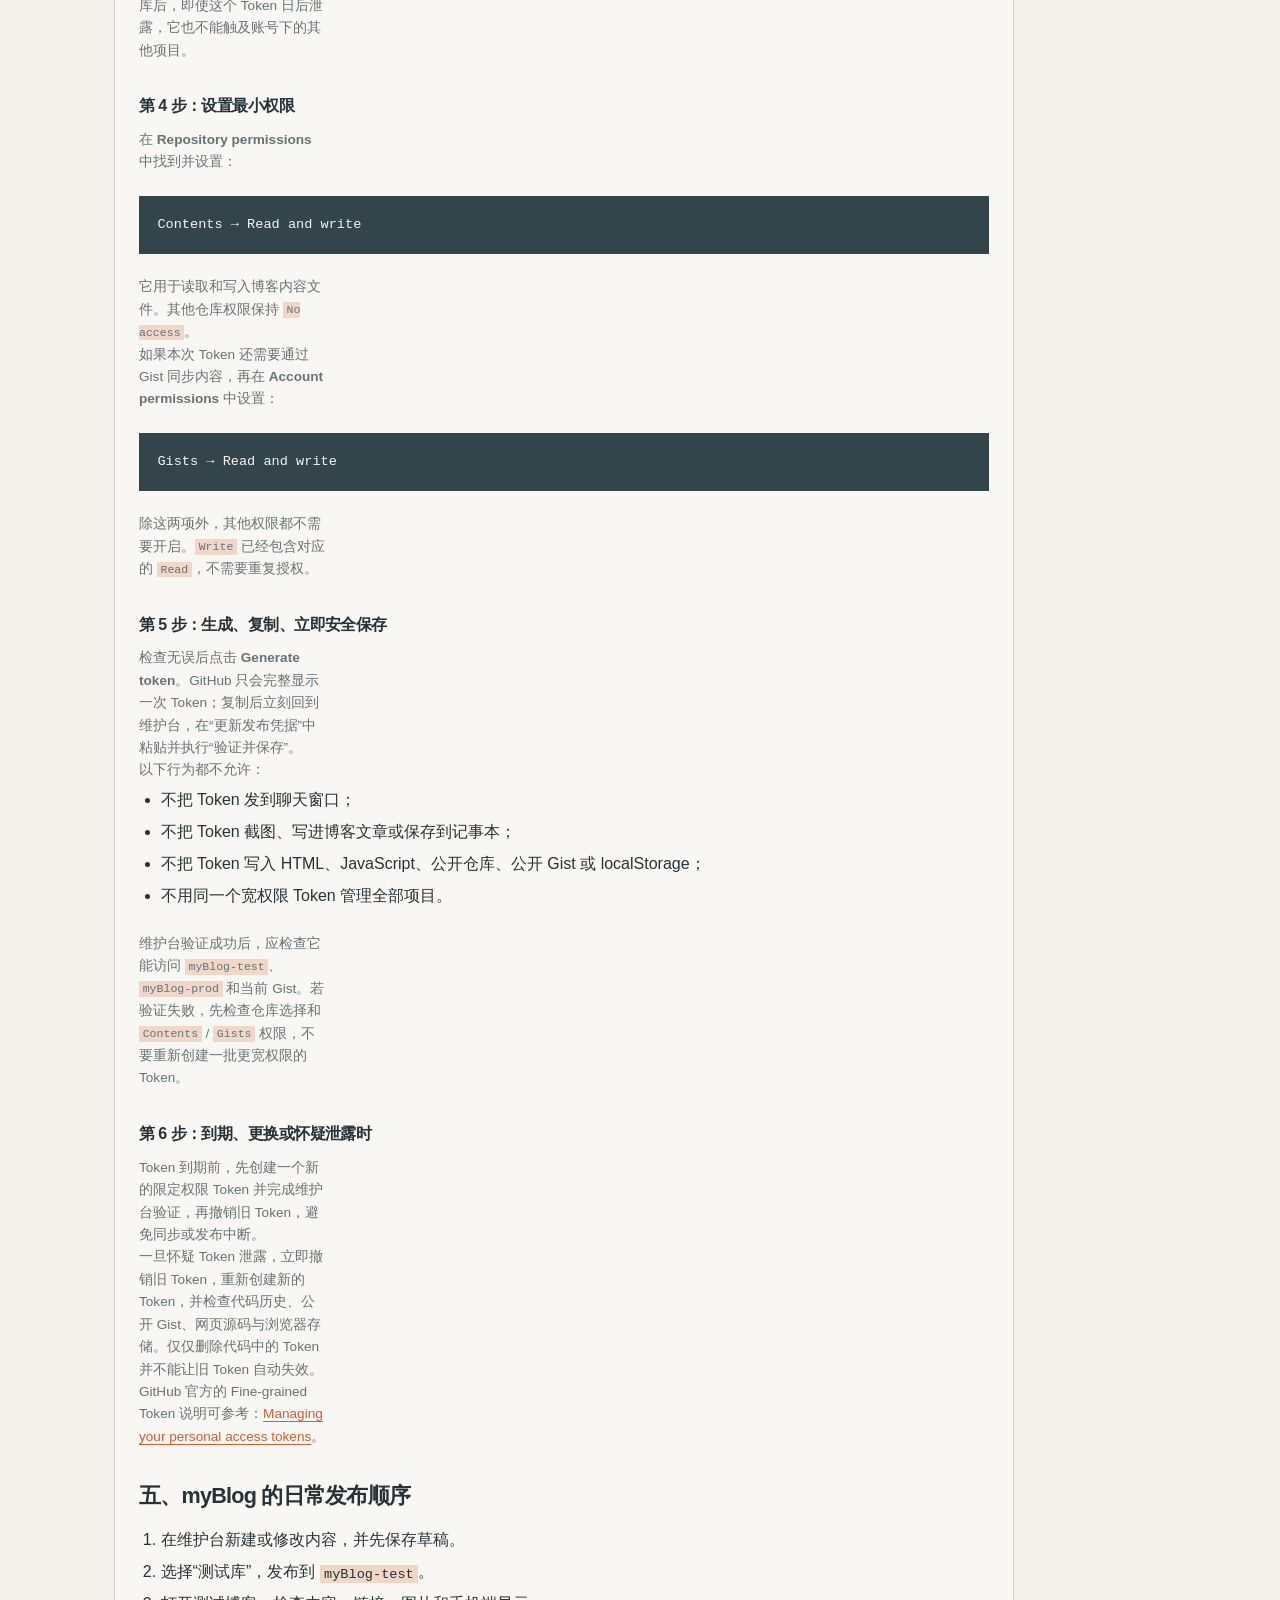
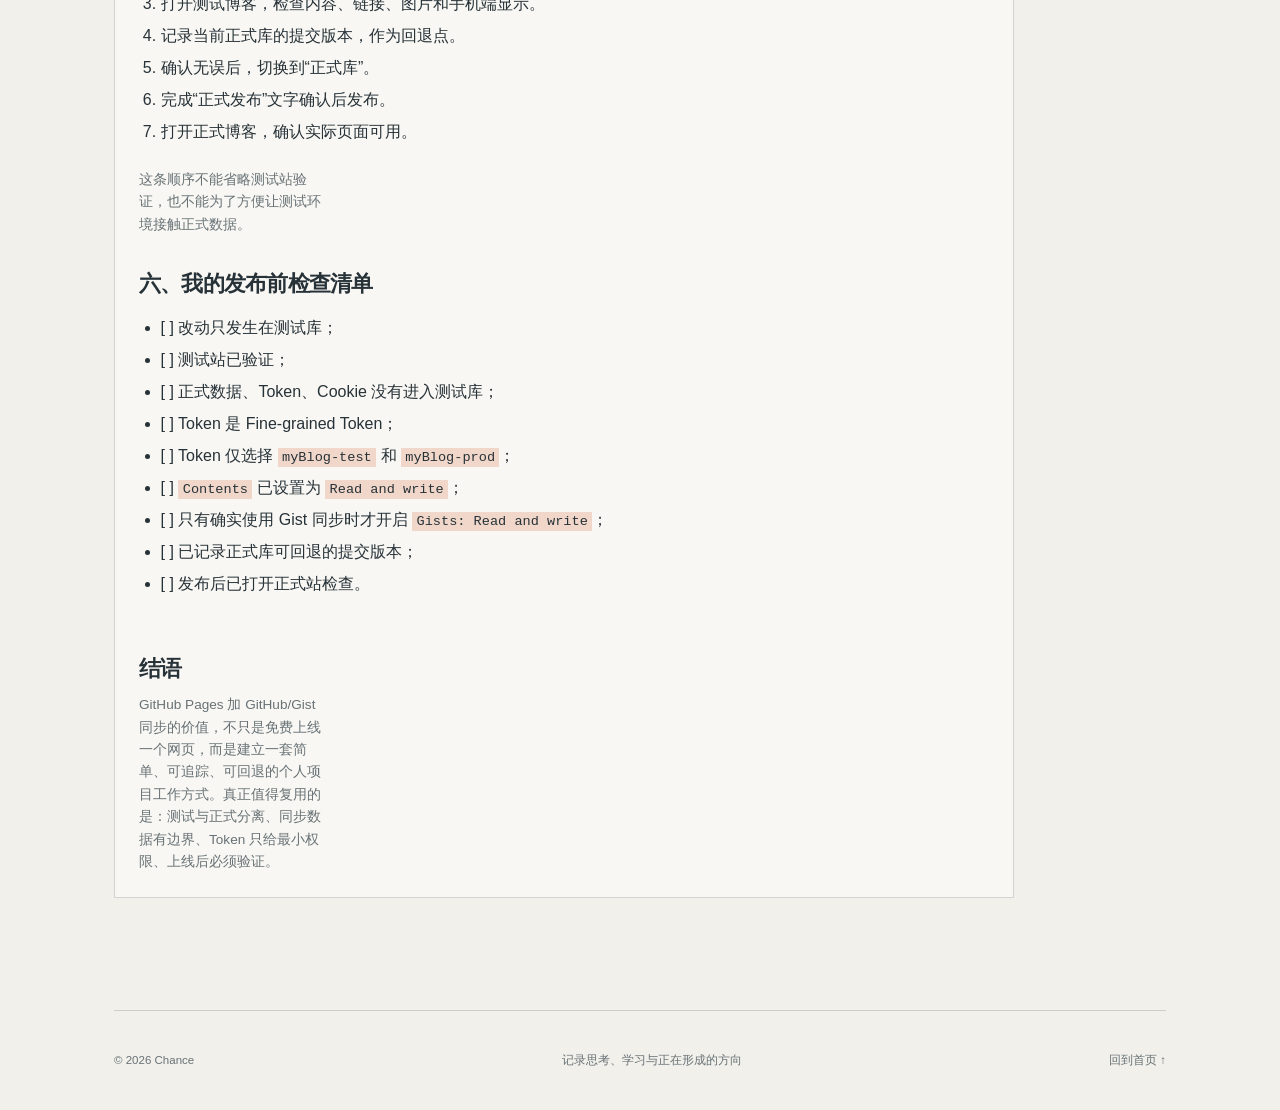
<file: topics.html>
<!doctype html><html lang="zh-CN"><head><meta charset="UTF-8"><meta name="viewport" content="width=device-width, initial-scale=1"><meta name="description" content="Chance 的博客内容。"><title>Chance · 专题</title><link rel="stylesheet" href="./style.css"></head><body data-page="topics"><div class="site-shell"><header class="site-header"><a class="wordmark" href="./index.html" aria-label="Chance 首页"><span class="wordmark-mark">C/</span><span>Chance 的博客</span></a><nav class="primary-nav" aria-label="主导航"><a href="./articles.html">文章</a><a href="./notes.html">短记</a><a href="./topics.html">专题</a><a href="./about.html">关于</a></nav><button class="menu-toggle" type="button" aria-expanded="false" aria-controls="mobile-menu">菜单</button></header><div class="mobile-menu" id="mobile-menu" hidden><a href="./articles.html">文章</a><a href="./notes.html">短记</a><a href="./topics.html">专题</a><a href="./about.html">关于</a></div><main id="main"><section class="page-intro"><p class="eyebrow">PERSONAL BLOG</p><h1>正在积累的专题</h1><p>把零散的阅读、实践和问题，慢慢放到同一张地图上。</p></section><div id="all-topics" class="topic-list"></div></main><footer class="site-footer"><span>© 2026 Chance</span><span>记录思考、学习与正在形成的方向</span><a href="./index.html">回到首页 ↑</a></footer></div><script src="./content.js"></script><script src="./app.js"></script></body></html>
</file>
<file: style.css>
/* finesse · register=brand · A=ink+orange · B=serif/sans contrast · C=wide reading column
 * D=quiet CSS transitions · E=paper notebook · SOUL=6 SPECTACLE=1 DENSITY=5 */
.markdown-content{max-width:900px}.markdown-content h2,.markdown-content h3,.markdown-content h4{color:var(--ink);line-height:1.18;letter-spacing:-.035em;margin:2.2rem 0 .8rem}.markdown-content h2{font-size:clamp(1.65rem,3vw,2.45rem)}.markdown-content h3{font-size:1.35rem}.markdown-content p{margin:0 0 1.05rem}.markdown-content a{color:var(--accent);text-decoration:underline;text-underline-offset:3px}.markdown-content img{display:block;max-width:100%;height:auto;margin:1.55rem 0;border:1px solid var(--line);background:var(--surface)}.markdown-content blockquote{margin:1.4rem 0;padding:.85rem 1rem;border:1px solid var(--line);background:var(--surface);color:var(--muted);font-family:var(--serif);font-size:1.1rem}.markdown-content ul,.markdown-content ol{margin:0 0 1.1rem;padding-left:1.35rem}.markdown-content li{margin:.35rem 0}.markdown-content code{font-family:var(--mono);font-size:.85em;background:var(--accent-soft);padding:.12em .32em}.markdown-content pre{overflow:auto;margin:1.4rem 0;padding:1rem 1.15rem;background:var(--night);color:var(--white-tint);line-height:1.6}.markdown-content pre code{background:transparent;padding:0;color:inherit}.markdown-table-wrap{overflow:auto;margin:1.4rem 0}.markdown-content table{width:100%;border-collapse:collapse;font-size:.9rem}.markdown-content th,.markdown-content td{padding:.7rem .75rem;border-bottom:1px solid var(--line);text-align:left;vertical-align:top}.markdown-content th{color:var(--ink);font-size:.78rem}.markdown-warning{color:var(--accent);font-size:.85em}
:root{--base:#f1f0eb;--surface:#f8f7f3;--ink:#273238;--muted:#687276;--line:rgba(39,50,56,.18);--accent:#d45b36;--accent-soft:#f0d7c9;--night:#33454b;--white-tint:#f5f4ef;--serif:Georgia,"Times New Roman",serif;--sans:"Arial Nova",Arial,sans-serif;--mono:"Cascadia Code","SFMono-Regular",Consolas,monospace;--pad:clamp(1.25rem,5vw,5rem);--max:1180px;--nav-h:72px}*{box-sizing:border-box}html{overflow-x:clip;scroll-behavior:smooth}body{margin:0;background:var(--base);color:var(--ink);font-family:var(--sans);font-size:16px;line-height:1.65;overflow-x:clip}a{color:inherit;text-decoration:none}button{font:inherit;color:inherit}.site-shell{max-width:var(--max);margin:0 auto;padding:0 var(--pad)}.site-header{height:var(--nav-h);display:flex;align-items:center;gap:1.2rem;border-bottom:1px solid var(--line);position:sticky;top:0;z-index:10;background:rgba(241,240,235,.96)}.wordmark{display:flex;align-items:center;gap:.65rem;font-size:.84rem;font-weight:700;letter-spacing:.04em;white-space:nowrap}.wordmark-mark{color:var(--accent);font-size:1.25rem;font-weight:900;letter-spacing:-.14em}.test-badge{margin-right:auto;border:1px solid var(--accent);color:#994328;background:var(--accent-soft);border-radius:999px;padding:.18rem .55rem;font-family:var(--mono);font-size:.62rem;letter-spacing:.04em;white-space:nowrap}.primary-nav{display:flex;gap:1.5rem;font-size:.82rem}.primary-nav a,.text-link,.site-footer a{color:var(--muted);transition:color .2s ease}.primary-nav a:hover,.primary-nav a[aria-current=page],.text-link:hover,.site-footer a:hover{color:var(--accent)}.menu-toggle{display:none;border:0;background:transparent;font-size:.8rem;cursor:pointer}.mobile-menu{display:none}.home-intro{padding:clamp(5rem,12vw,9rem) 0 clamp(4rem,9vw,7rem);max-width:760px}.eyebrow,.section-kicker,.item-type,.article-meta,.topic-status{font-family:var(--mono);font-size:.67rem;letter-spacing:.09em;color:var(--accent);text-transform:uppercase;line-height:1.1}.home-intro h1{font-size:clamp(3rem,8vw,6.6rem);line-height:.98;letter-spacing:-.075em;margin:1.2rem 0 1.5rem;font-weight:850}.home-intro h1 em,.now-card h2 em,.article-detail h2 em{font-family:var(--serif);font-weight:400}.intro-copy{max-width:42ch;color:var(--muted);font-size:1.08rem;margin:0 0 2rem}.intro-actions{display:flex;align-items:center;gap:1.3rem;flex-wrap:wrap}.button{display:inline-flex;align-items:center;gap:1.5rem;min-height:44px;padding:.7rem 1rem;border:1px solid var(--ink);font-size:.78rem;font-weight:700;white-space:nowrap}.button-primary{background:var(--ink);color:var(--white-tint)}.button-primary:hover{background:var(--accent);border-color:var(--accent)}.text-link{display:inline-flex;gap:.6rem;font-size:.78rem;font-weight:700;white-space:nowrap}.home-grid{display:grid;grid-template-columns:minmax(0,1.55fr) minmax(250px,.75fr);gap:1px;background:var(--line);border:1px solid var(--line)}.home-block{background:var(--surface);padding:clamp(1.5rem,4vw,3rem)}.home-block-wide{grid-column:1}.section-heading{display:flex;justify-content:space-between;align-items:end;gap:1rem;border-bottom:1px solid var(--line);padding-bottom:1rem;margin-bottom:0}.section-heading h2{font-size:clamp(1.8rem,3vw,3rem);line-height:1;margin:.55rem 0 0;letter-spacing:-.055em}.article-row{display:grid;grid-template-columns:minmax(0,1fr) auto auto;gap:1rem;align-items:start;padding:1.3rem 0;border-bottom:1px solid var(--line)}.article-row:last-child{border-bottom:0}.article-row:hover h3{color:var(--accent)}.article-row h3{font-size:1.15rem;line-height:1.2;letter-spacing:-.025em;margin:.4rem 0}.article-row p{color:var(--muted);font-size:.82rem;line-height:1.5;margin:0;max-width:52ch}.article-row time,.row-arrow{font-family:var(--mono);font-size:.66rem;color:var(--muted);white-space:nowrap}.row-arrow{font-size:1rem}.now-card{background:var(--night);color:var(--white-tint);display:flex;flex-direction:column;min-height:330px}.now-card .section-kicker{color:#e4a28d}.now-card h2{font-size:clamp(2rem,4vw,3.3rem);line-height:1.02;letter-spacing:-.06em;margin:3rem 0 2rem}.now-card h2 em{color:#e7b19b}.now-list{list-style:none;padding:0;margin:auto 0 0}.now-list li{border-top:1px solid rgba(245,244,239,.22);padding:.65rem 0;font-size:.8rem;color:#dce1de}.note-preview{grid-column:1/-1}.note-entry{padding:1.4rem 0;border-bottom:1px solid var(--line)}.note-entry:last-child{border-bottom:0}.note-entry p{font-family:var(--serif);font-size:clamp(1.35rem,2.5vw,2rem);line-height:1.2;letter-spacing:-.035em;margin:0 0 1rem;max-width:38ch}.note-entry footer{display:flex;justify-content:space-between;color:var(--muted);font-family:var(--mono);font-size:.66rem}.page-intro{padding:clamp(4rem,9vw,7rem) 0 3rem;border-bottom:1px solid var(--ink);max-width:800px}.page-intro h1{font-size:clamp(2.8rem,7vw,5.5rem);line-height:.98;letter-spacing:-.075em;margin:1rem 0}.page-intro p{color:var(--muted);max-width:48ch}.content-stack{max-width:1000px;padding:2rem 0 7rem}.article-detail{padding:2.2rem 0 3rem;border-bottom:1px solid var(--line)}.article-meta{display:flex;justify-content:space-between;gap:1rem;color:var(--muted)}.article-detail h2{font-size:clamp(1.8rem,4vw,3.2rem);line-height:1.05;letter-spacing:-.06em;margin:1.1rem 0}.article-detail p{max-width:900px;color:var(--muted);font-size:.97rem}.article-detail .article-summary{font-size:1.1rem;color:var(--ink);max-width:780px}.topic-list{display:grid;grid-template-columns:repeat(auto-fit,minmax(min(100%,280px),1fr));gap:1rem;background:transparent;border:0;margin:2rem 0 7rem}.topic-entry{background:var(--surface);border:1px solid var(--line);min-height:270px;padding:1.5rem;display:flex;flex-direction:column;justify-content:space-between}.topic-entry h2{font-size:clamp(1.6rem,3vw,2.7rem);line-height:1;letter-spacing:-.06em;margin:1rem 0}.topic-entry p{color:var(--muted);font-size:.85rem;margin:0;max-width:25ch}.site-footer{min-height:100px;display:flex;justify-content:space-between;align-items:center;gap:1rem;border-top:1px solid var(--line);color:var(--muted);font-size:.72rem}.site-footer a{white-space:nowrap}:focus-visible{outline:3px solid var(--accent);outline-offset:4px}@media(max-width:760px){.primary-nav{display:none}.menu-toggle{display:block;margin-left:auto}.mobile-menu{position:fixed;display:block;top:var(--nav-h);left:var(--pad);right:var(--pad);z-index:9;background:var(--surface);border:1px solid var(--line);padding:.5rem 1rem;box-shadow:0 12px 28px rgba(39,50,56,.12)}.mobile-menu[hidden]{display:none}.mobile-menu a{display:block;padding:.7rem 0;border-bottom:1px solid var(--line);font-weight:700;font-size:.85rem}.mobile-menu a:last-child{border-bottom:0}.home-grid{grid-template-columns:1fr}.home-block-wide,.note-preview{grid-column:1}.now-card{min-height:360px}.article-row{grid-template-columns:minmax(0,1fr) auto}.article-row time{grid-column:1}.row-arrow{grid-column:2;grid-row:1;align-self:center}.topic-list{grid-template-columns:1fr}.topic-entry{min-height:220px}.site-footer{align-items:flex-start;flex-direction:column;padding:1.5rem 0}.site-footer span:nth-child(2){order:3}}@media(max-width:380px){.test-badge{font-size:.54rem}.wordmark{font-size:.76rem}.home-intro h1{font-size:2.9rem}.article-row h3{font-size:1.05rem}}@media(prefers-reduced-motion:reduce){html{scroll-behavior:auto}*,*::before,*::after{animation-duration:.01ms!important;transition-duration:.01ms!important}}
</file>
<file: admin/admin.css>
/* finesse · register=product · shell=three-pane-workflow · palette=warm-stone+orange · motion=feedback-only · SOUL=5 SPECTACLE=1 DENSITY=7 */
:root{--page:#f0ece5;--bg:#f8f6f2;--panel:#eee9e1;--panel-2:#e7e0d6;--border:rgba(41,34,28,.09);--border-strong:rgba(41,34,28,.16);--ink-1:#1f1a16;--ink-2:#4f473c;--ink-3:#74695b;--accent:#c8582d;--accent-soft:rgba(200,88,45,.11);--on-accent:#fbf7f0;--up:#2f7958;--down:#b13f32;--warn:#ad7415;--rail:#211d19;--rail-2:#2d2823;--rail-ink:#b7aa9b;--rail-active:#f5eee4;--shadow:0 1px 3px rgba(55,36,24,.06);--shadow-lg:0 36px 90px -42px rgba(55,36,24,.4);--r:18px;--r-sm:12px;--top-h:68px;--rail-w:176px;--font:"Segoe UI","Microsoft YaHei",sans-serif;--mono:"Cascadia Code",Consolas,monospace}
*{box-sizing:border-box}[hidden]{display:none!important}html,body{overflow-x:clip}html{background:var(--page)}body{margin:0;color:var(--ink-2);font-family:var(--font);font-size:14px;line-height:1.5;background:var(--page)}button,input,textarea,select{font:inherit;color:inherit}button,a,input,textarea,select{-webkit-tap-highlight-color:transparent}.skip-link{position:fixed;left:12px;top:-60px;z-index:100;background:var(--ink-1);color:var(--on-accent);padding:10px 14px;border-radius:8px}.skip-link:focus{top:12px}.sr-only{position:absolute;width:1px;height:1px;padding:0;margin:-1px;overflow:hidden;clip:rect(0,0,0,0);white-space:nowrap;border:0}.app-shell{min-height:100dvh;display:grid;grid-template-columns:var(--rail-w) minmax(0,1fr);grid-template-rows:var(--top-h) minmax(0,1fr)}.topbar{grid-column:1/-1;position:sticky;top:0;z-index:20;display:flex;align-items:center;gap:18px;padding:0 18px;background:var(--bg);border-bottom:1px solid var(--border)}.brand{display:flex;align-items:center;gap:10px;min-width:calc(var(--rail-w) - 18px);font-weight:750;color:var(--ink-1)}.brand-mark{color:var(--accent);font-weight:900;font-size:20px;letter-spacing:-.12em}.environment{display:flex;align-items:center;gap:8px;margin-right:auto;color:var(--ink-3);font-size:12px}.status-dot{width:8px;height:8px;border-radius:50%;background:var(--warn);box-shadow:0 0 0 4px rgba(173,116,21,.1)}.account-trigger{min-height:40px;display:flex;align-items:center;gap:9px;border:1px solid var(--border);background:var(--panel);border-radius:999px;padding:4px 12px 4px 5px;cursor:pointer}.account-trigger:hover{border-color:var(--border-strong)}.account-avatar{width:30px;height:30px;border-radius:50%;display:grid;place-items:center;background:var(--ink-1);color:var(--on-accent);font-size:12px;font-weight:800}.sidebar{grid-column:1;grid-row:2;background:var(--rail);padding:14px 10px 16px;display:flex;flex-direction:column;gap:4px;position:sticky;top:var(--top-h);height:calc(100dvh - var(--top-h))}.nav-item{width:100%;min-height:44px;border:0;background:transparent;color:var(--rail-ink);border-radius:10px;padding:0 12px;display:flex;align-items:center;justify-content:space-between;cursor:pointer;text-align:left}.nav-item strong{font-family:var(--mono);font-size:11px;font-weight:500;opacity:.7}.nav-item:hover{background:var(--rail-2);color:var(--rail-active)}.nav-item.is-active{background:var(--accent);color:var(--on-accent)}.sidebar-spacer{flex:1}.sidebar-link{color:var(--rail-ink);text-decoration:none;padding:10px 12px;font-size:12px}.sidebar-link:hover{color:var(--rail-active)}.workspace{grid-column:2;grid-row:2;display:grid;grid-template-columns:minmax(260px,.75fr) minmax(390px,1.35fr) minmax(280px,.8fr);min-height:calc(100dvh - var(--top-h))}.content-panel,.editor-panel,.publish-panel{min-width:0;padding:22px;background:var(--bg)}.content-panel,.editor-panel{border-right:1px solid var(--border)}.content-panel{background:var(--panel)}.publish-panel{background:var(--page)}.panel-header,.editor-header{display:flex;align-items:flex-start;justify-content:space-between;gap:16px;margin-bottom:18px}.panel-header.compact{margin-bottom:14px}.panel-kicker,.modal-kicker{margin:0 0 4px;color:var(--accent);font-family:var(--mono);font-size:10px;letter-spacing:.08em;line-height:1.2}.panel-header h1,.panel-header h2,.editor-header h2{margin:0;color:var(--ink-1);font-size:22px;line-height:1.15;letter-spacing:-.025em;overflow-wrap:anywhere;min-width:0}.button{min-height:42px;border-radius:11px;padding:0 14px;border:1px solid transparent;font-weight:700;font-size:13px;white-space:nowrap;cursor:pointer;transition:transform .16s ease,background .16s ease,border-color .16s ease}.button:active{transform:translateY(1px)}.button:disabled{cursor:not-allowed;opacity:.45}.button-primary{background:var(--accent);color:var(--on-accent)}.button-primary:not(:disabled):hover{background:#b74c25}.button-secondary{background:var(--bg);border-color:var(--border-strong);color:var(--ink-1)}.button-secondary:not(:disabled):hover{background:var(--panel-2)}.button-danger{background:var(--down);color:var(--on-accent)}.filter-row{display:grid;grid-template-columns:minmax(0,1fr) 112px;gap:8px;margin-bottom:12px}.search-field input,.filter-row select,.field input,.field textarea,.field select{width:100%;border:1px solid var(--border-strong);background:var(--bg);border-radius:11px;outline:0}.search-field input,.filter-row select{height:40px;padding:0 11px}.field input,.field select{height:46px;padding:0 13px}.field textarea{padding:12px 13px;resize:vertical;min-height:88px}.field input:focus,.field textarea:focus,.field select:focus,.search-field input:focus,.filter-row select:focus{border-color:var(--accent);box-shadow:0 0 0 3px var(--accent-soft)}.content-list{display:flex;flex-direction:column;gap:7px}.content-item{width:100%;border:1px solid transparent;background:transparent;border-radius:12px;padding:12px;display:grid;grid-template-columns:minmax(0,1fr) auto;gap:7px;text-align:left;cursor:pointer}.content-item:hover{background:var(--bg);border-color:var(--border)}.content-item.is-active{background:var(--bg);border-color:var(--border-strong);box-shadow:var(--shadow)}.content-item h3{grid-column:1;margin:0;color:var(--ink-1);font-size:14px;line-height:1.35;overflow-wrap:anywhere;min-width:0}.content-item p{grid-column:1/-1;margin:0;color:var(--ink-3);font-size:12px;display:-webkit-box;-webkit-box-orient:vertical;-webkit-line-clamp:2;overflow:hidden}.content-item time{font-family:var(--mono);font-size:10px;color:var(--ink-3)}.status-chip{font-size:10px;border-radius:999px;padding:2px 7px;background:var(--panel-2);color:var(--ink-3)}.status-chip.published{background:rgba(47,121,88,.1);color:var(--up)}.empty-list{padding:38px 12px;text-align:center;color:var(--ink-3)}.editor-empty{min-height:480px;display:grid;place-content:center;text-align:center;color:var(--ink-3)}.editor-empty h2{color:var(--ink-1);margin:10px 0 4px}.editor-empty p{margin:0}.empty-symbol{font-size:34px;color:var(--accent)}.editor-header{padding-bottom:14px;border-bottom:1px solid var(--border)}.save-state{font-size:11px;color:var(--ink-3);white-space:nowrap}.save-state.is-dirty{color:var(--warn)}.save-state.is-saved{color:var(--up)}#editorForm{display:flex;flex-direction:column;gap:15px}#editorForm[hidden]{display:none}.field{display:flex;flex-direction:column;gap:6px}.field>span{font-size:12px;font-weight:700;color:var(--ink-2)}.field-grid{display:grid;grid-template-columns:minmax(0,1fr) minmax(0,1fr);gap:12px}.preview-card{border:1px solid var(--border);background:var(--bg);border-radius:var(--r);padding:18px;box-shadow:var(--shadow);margin-bottom:18px}.preview-label{font-family:var(--mono);font-size:10px;color:var(--accent);letter-spacing:.08em}.preview-card h3{font-size:20px;line-height:1.2;margin:24px 0 9px;color:var(--ink-1);overflow-wrap:anywhere;min-width:0}.preview-card p{margin:0 0 18px;color:var(--ink-3);font-size:13px}.preview-card time{font-family:var(--mono);font-size:10px;color:var(--ink-3)}.target-fieldset{border:0;padding:0;margin:0 0 17px}.target-fieldset legend{font-size:12px;font-weight:750;margin-bottom:8px;color:var(--ink-2)}.target-option{display:grid;grid-template-columns:18px minmax(0,1fr) auto;gap:10px;align-items:start;border:1px solid var(--border);background:var(--bg);border-radius:var(--r-sm);padding:12px;margin-bottom:8px;cursor:pointer}.target-option.is-selected{border-color:var(--accent);box-shadow:0 0 0 3px var(--accent-soft)}.target-option input{margin-top:3px;accent-color:var(--accent)}.target-option span{display:flex;flex-direction:column;gap:2px}.target-option strong{color:var(--ink-1);font-size:13px}.target-option small{color:var(--ink-3);font-size:11px;line-height:1.4}.target-option em{font-size:10px;font-style:normal;color:var(--accent);background:var(--accent-soft);padding:3px 6px;border-radius:999px}.target-production.is-selected{border-color:var(--down);box-shadow:0 0 0 3px rgba(177,63,50,.1)}.checklist{display:flex;flex-direction:column;gap:8px;padding:14px 0;border-top:1px solid var(--border);border-bottom:1px solid var(--border);font-size:12px;color:var(--ink-3)}.checklist div{display:flex;align-items:center;gap:8px}.check-dot{width:8px;height:8px;border:1px solid var(--border-strong);border-radius:50%;background:var(--panel)}.checklist div.is-ok{color:var(--ink-2)}.checklist div.is-ok .check-dot{border-color:var(--up);background:var(--up)}.publish-actions{display:grid;grid-template-columns:1fr 1.15fr;gap:8px;margin-top:16px}.security-note{font-size:10px;color:var(--ink-3);margin:10px 0 0;line-height:1.45}.modal-backdrop{position:fixed;inset:0;z-index:50;display:grid;place-items:center;padding:18px;background:rgba(31,26,22,.45)}.modal-backdrop[hidden]{display:none}.modal{position:relative;width:min(100%,460px);max-height:calc(100dvh - 36px);overflow:auto;background:var(--bg);border:1px solid var(--border);border-radius:22px;padding:24px;box-shadow:var(--shadow-lg)}.modal-small{width:min(100%,420px)}.modal h2{margin:0;color:var(--ink-1);font-size:24px;letter-spacing:-.03em}.modal-intro{margin:7px 0 20px;color:var(--ink-3);font-size:13px}.modal-close{position:absolute;right:15px;top:13px;width:38px;height:38px;border:0;background:transparent;color:var(--ink-3);font-size:27px;cursor:pointer;border-radius:50%}.modal-close:hover{background:var(--panel)}#accountForm{display:flex;flex-direction:column;gap:12px}.token-help{margin:0;color:var(--ink-3);font-size:12px;line-height:1.55}.token-help a{color:var(--ink-1);font-weight:700;text-decoration:underline;text-decoration-color:var(--border-strong);text-underline-offset:3px;outline:2px solid transparent;outline-offset:3px}.token-help a:focus-visible{outline-color:var(--accent);text-decoration-color:var(--accent)}.token-help a:active{color:var(--accent)}@media(hover:hover){.token-help a:hover{color:var(--accent);text-decoration-color:var(--accent)}}.trust-row{display:flex;align-items:center;gap:8px;color:var(--ink-2);font-size:12px}.trust-row input{accent-color:var(--accent)}.form-error{min-height:18px;color:var(--down);font-size:12px}.modal-actions{display:flex;justify-content:flex-end;gap:8px}.publish-summary{display:grid;grid-template-columns:90px minmax(0,1fr);gap:9px 12px;background:var(--panel);border-radius:var(--r-sm);padding:13px;margin-bottom:16px;font-size:12px}.publish-summary span{color:var(--ink-3)}.publish-summary strong{color:var(--ink-1);overflow-wrap:anywhere;min-width:0}.toast{position:fixed;right:20px;bottom:20px;z-index:80;background:var(--ink-1);color:var(--on-accent);border-radius:11px;padding:11px 15px;box-shadow:var(--shadow-lg);font-size:12px;opacity:0;transform:translateY(8px);pointer-events:none;transition:opacity .18s ease,transform .18s ease}.toast.is-visible{opacity:1;transform:translateY(0)}:focus-visible{outline:3px solid var(--accent);outline-offset:3px}
@media(max-width:1120px){.workspace{grid-template-columns:minmax(260px,.8fr) minmax(390px,1.2fr)}.publish-panel{grid-column:1/-1;border-top:1px solid var(--border);display:grid;grid-template-columns:minmax(0,1fr) minmax(260px,.7fr);gap:18px}.publish-panel>.panel-header,.publish-panel>.security-note{grid-column:1/-1}.preview-card{grid-row:2/5}.target-fieldset{grid-column:2}.checklist{grid-column:2}.publish-actions{grid-column:2}}
@media(max-width:780px){:root{--top-h:62px}.app-shell{display:block;padding-bottom:68px}.topbar{height:var(--top-h);padding:0 12px}.brand{min-width:0;margin-right:auto}.brand span:last-child{display:none}.environment{display:none}.sidebar{position:fixed;left:0;right:0;top:auto;bottom:0;z-index:30;width:auto;height:64px;padding:6px 8px;display:grid;grid-template-columns:repeat(4,minmax(0,1fr));background:var(--rail)}.sidebar-spacer,.sidebar-link{display:none}.nav-item{min-width:0;justify-content:center;flex-direction:column;gap:1px;padding:3px;font-size:11px}.workspace{display:block;min-height:auto}.content-panel,.editor-panel,.publish-panel{border:0;border-bottom:1px solid var(--border);padding:18px}.content-panel{min-height:auto}.editor-empty{min-height:260px}.publish-panel{display:block}.field-grid{grid-template-columns:1fr}.publish-actions{position:sticky;bottom:76px;background:var(--page);padding-top:10px;z-index:5}.modal{padding:22px 18px}.filter-row{grid-template-columns:minmax(0,1fr) 104px}}
@media(max-width:380px){.account-trigger{padding-right:8px}.account-trigger #accountTriggerLabel{max-width:76px;overflow:hidden;text-overflow:ellipsis}.panel-header{align-items:center}.button{padding:0 11px}.publish-actions{grid-template-columns:1fr}}
@media(prefers-reduced-motion:reduce){*,*::before,*::after{animation-duration:.01ms!important;transition-duration:.01ms!important}}
.markdown-tools{display:flex;flex-wrap:wrap;gap:6px}.markdown-tools .button{min-height:34px;padding:0 10px;font-size:11px}.markdown-help{color:var(--ink-3);font-size:11px;line-height:1.5}.preview-markdown{margin:14px 0 16px;padding-top:14px;border-top:1px solid var(--border);font-size:12px;line-height:1.6;max-height:360px;overflow:auto}.preview-markdown h2,.preview-markdown h3,.preview-markdown h4{margin:1.1em 0 .45em;color:var(--ink-1);line-height:1.25}.preview-markdown p{margin:0 0 .75em}.preview-markdown img{display:block;max-width:100%;height:auto;margin:.8em 0;border:1px solid var(--border)}.preview-markdown a{color:var(--accent);text-decoration:underline}.preview-markdown ul,.preview-markdown ol{padding-left:1.2rem;margin:.5rem 0}.preview-markdown code{font-family:var(--mono);background:var(--panel-2);padding:.1em .3em}.preview-markdown pre{overflow:auto;padding:.7rem;background:var(--rail);color:var(--on-accent)}
/* Account detail page */
.account-view .publish-panel{display:none}.account-view .editor-panel{grid-column:2/-1;border-right:0}.account-detail{max-width:860px;margin:0 auto;padding:clamp(28px,5vw,64px);width:100%}.account-detail-head{display:flex;align-items:center;gap:18px;padding-bottom:28px;border-bottom:1px solid var(--border)}.account-detail-head h2{margin:3px 0 4px;font-size:clamp(24px,3vw,34px)}.account-detail-head p{margin:0;color:var(--ink-3)}.account-detail-avatar{display:grid;place-items:center;width:64px;height:64px;border-radius:18px;background:var(--ink-1);color:var(--on-accent);font-weight:800;font-size:24px}.account-info{display:grid;grid-template-columns:1fr 1fr;margin:26px 0 30px;border:1px solid var(--border);border-radius:16px;overflow:hidden}.account-info>div{padding:18px 20px;border-bottom:1px solid var(--border)}.account-info>div:nth-child(odd){border-right:1px solid var(--border)}.account-info>div:nth-last-child(-n+2){border-bottom:0}.account-info .account-info-wide{grid-column:1/-1;border-right:0}.account-info dt{margin-bottom:7px;color:var(--ink-3);font-size:12px}.account-info dd{margin:0;font-weight:650;overflow-wrap:anywhere}.account-info code{font:600 13px/1.6 ui-monospace,SFMono-Regular,Consolas,monospace;background:var(--panel);padding:5px 8px;border-radius:7px}.account-detail-actions{display:flex;flex-wrap:wrap;gap:10px}.account-detail-actions .button{display:inline-flex;align-items:center;justify-content:center;text-decoration:none}.button-quiet{background:transparent;color:var(--down);border:1px solid transparent}.button-quiet:hover{border-color:var(--border)}.account-security-note{margin:20px 0 0;color:var(--ink-3);font-size:13px}@media(max-width:900px){.account-view .editor-panel{grid-column:auto}.account-info{grid-template-columns:1fr}.account-info>div,.account-info>div:nth-child(odd),.account-info>div:nth-last-child(-n+2){border-right:0;border-bottom:1px solid var(--border)}.account-info>div:last-child{border-bottom:0}.account-info .account-info-wide{grid-column:auto}}
</file>
